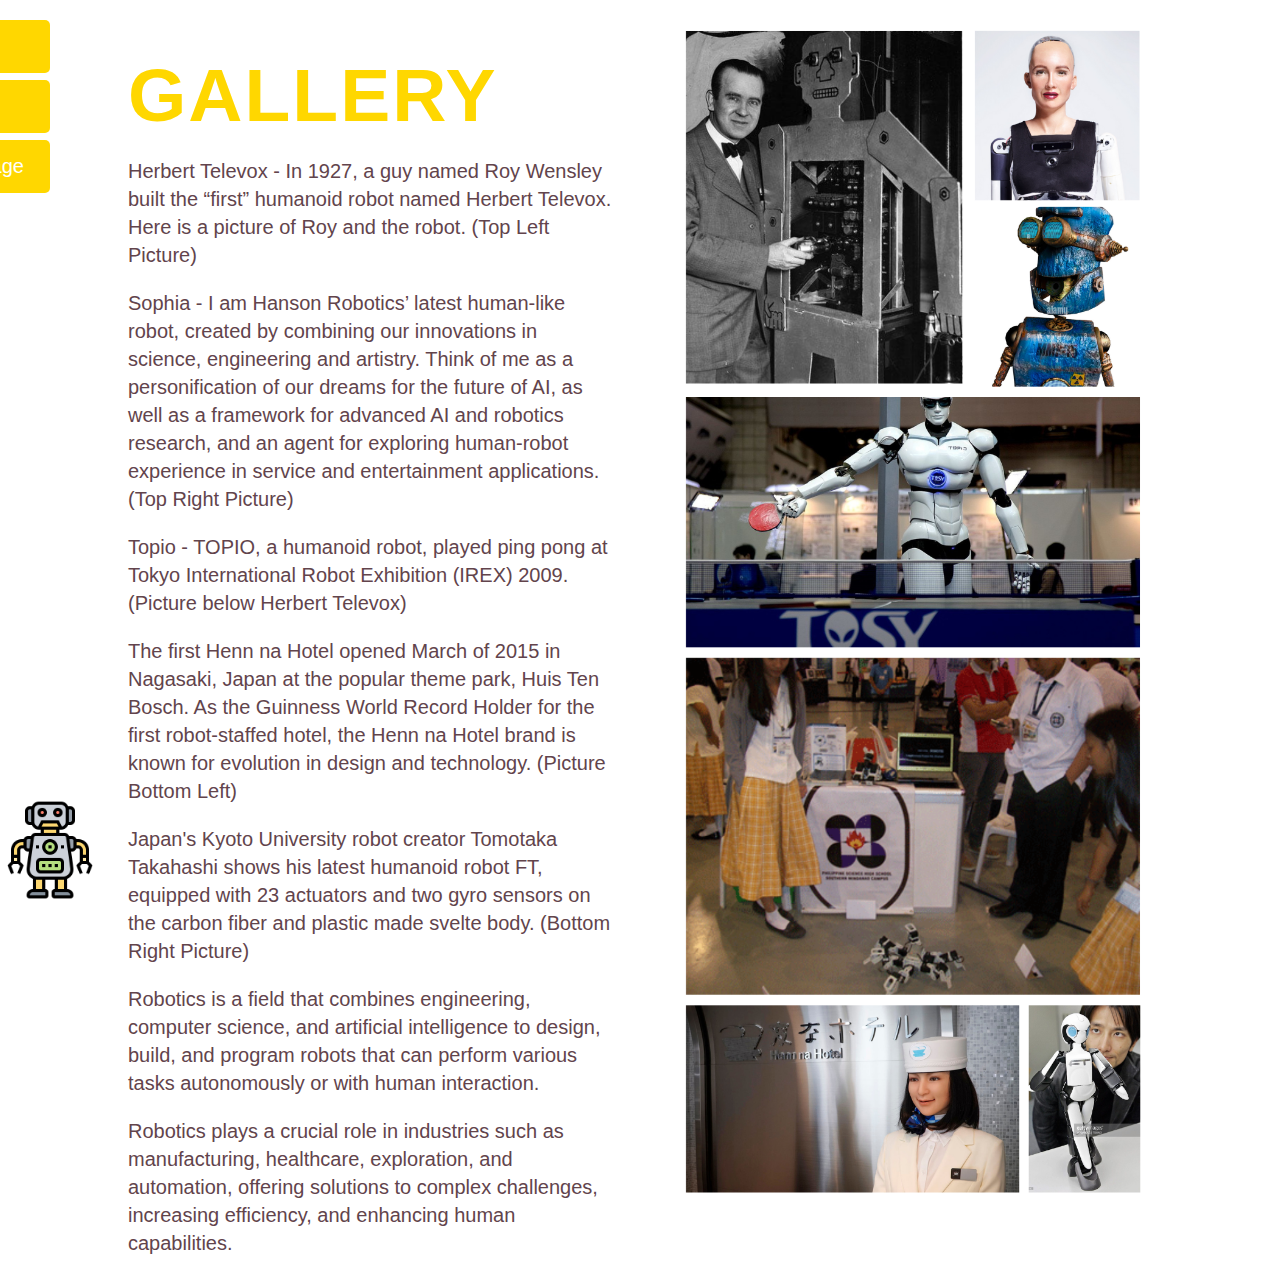
<file: gallery.html>
<!DOCTYPE html>
<html>
<head>
  <meta charset="utf-8" />
  <title>Gallery</title>
  <link rel="icon" href="robot.png" type="image/x-icon">
  <link rel="stylesheet" href="origin.css">
 <style>
        .robot {
            position: fixed;
            bottom: 0;
            left: 0;
            width: 100px;
            transition: transform 3s linear;
            z-index: 9999;
        }
    </style>
    <script>
        window.addEventListener('DOMContentLoaded', (event) => {
            const robot = document.querySelector('.robot');
            let isDragging = false;
            let offsetX = 0;
            let offsetY = 0;

            robot.addEventListener('mousedown', (event) => {
                isDragging = true;
                offsetX = event.offsetX;
                offsetY = event.offsetY;
            });

            document.addEventListener('mouseup', () => {
                isDragging = false;
            });

            document.addEventListener('mousemove', (event) => {
                if (isDragging) {
                    robot.style.left = `${event.pageX - offsetX}px`;
                    robot.style.top = `${event.pageY - offsetY}px`;
                }
            });

            setInterval(() => {
                robot.style.transform = 'translateX(100%)';
                setTimeout(() => {
                    robot.style.transform = 'translateX(-100%)';
                }, 3000);
            }, 6000);
        });
    </script>  
</head>
<body>
  <div id="mySidenav" class="sidenav">
    <a href="index.html" id="about">Home</a>
    <a href="origin.html" id="blog">Origins</a>
    <a href="language.html" id="projects">Language</a>
  </div>

  <div class="container">
    <div class="text-container">
      <br><br><br>
      <h1>GALLERY</h1>
    <p>Herbert Televox - In 1927, a guy named Roy Wensley built the “first” humanoid robot named Herbert Televox. Here is a picture of Roy and the robot. (Top Left Picture)</p>
	<p>Sophia - I am Hanson Robotics’ latest human-like robot, created by combining our innovations in science, engineering and artistry. Think of me as a personification of our dreams for the future of AI, as well as a framework for advanced AI and robotics research, and an agent for exploring human-robot experience in service and entertainment applications. (Top Right Picture)</p>
	<p>Topio - TOPIO, a humanoid robot, played ping pong at Tokyo International Robot Exhibition (IREX) 2009. (Picture below Herbert Televox)</p>
	<p>The first Henn na Hotel opened March of 2015 in Nagasaki, Japan at the popular theme park, Huis Ten Bosch. As the Guinness World Record Holder for the first robot-staffed hotel, the Henn na Hotel brand is known for evolution in design and technology. (Picture Bottom Left)</p>
	<p>Japan's Kyoto University robot creator Tomotaka Takahashi shows his latest humanoid robot FT, equipped with 23 actuators and two gyro sensors on the carbon fiber and plastic made svelte body. (Bottom Right Picture)</p>
	<p>Robotics is a field that combines engineering, computer science, and artificial intelligence to design, build, and program robots that can perform various tasks autonomously or with human interaction.</p>
	<p>Robotics plays a crucial role in industries such as manufacturing, healthcare, exploration, and automation, offering solutions to complex challenges, increasing efficiency, and enhancing human capabilities.</p>
    </div>

    <div class="image-container">
      <img src="robotgallery.png" alt="Image 1">
    </div>
  </div>
   </div>
    <img class="robot" src="robot.png" alt="Robot">
</body>
</html>
</file>
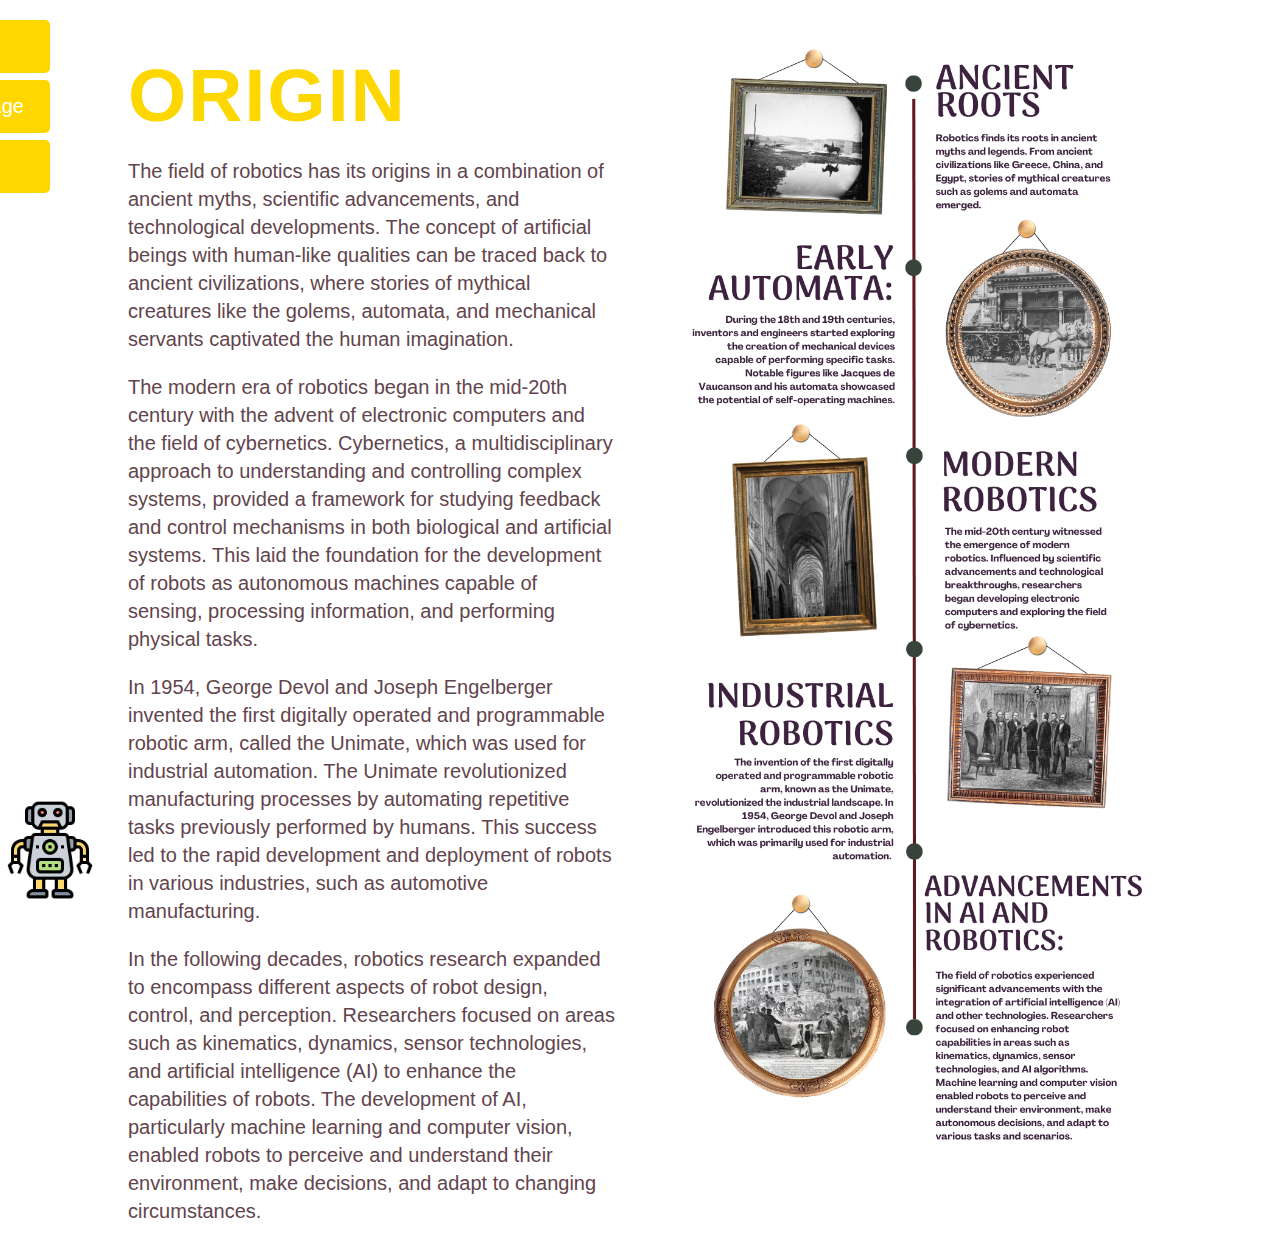
<file: origin.html>
<!DOCTYPE html>
<html>
<head>
  <meta charset="utf-8" />
  <title>Origins</title>
  <link rel="icon" href="robot.png" type="image/x-icon">
  <link rel="stylesheet" href="origin.css"> 
   <style>
        .robot {
            position: fixed;
            bottom: 0;
            left: 0;
            width: 100px;
            transition: transform 3s linear;
            z-index: 9999;
        }
    </style>
    <script>
        window.addEventListener('DOMContentLoaded', (event) => {
            const robot = document.querySelector('.robot');
            let isDragging = false;
            let offsetX = 0;
            let offsetY = 0;

            robot.addEventListener('mousedown', (event) => {
                isDragging = true;
                offsetX = event.offsetX;
                offsetY = event.offsetY;
            });

            document.addEventListener('mouseup', () => {
                isDragging = false;
            });

            document.addEventListener('mousemove', (event) => {
                if (isDragging) {
                    robot.style.left = `${event.pageX - offsetX}px`;
                    robot.style.top = `${event.pageY - offsetY}px`;
                }
            });

            setInterval(() => {
                robot.style.transform = 'translateX(100%)';
                setTimeout(() => {
                    robot.style.transform = 'translateX(-100%)';
                }, 3000);
            }, 6000);
        });
    </script>
</head>
<body>
  <div id="mySidenav" class="sidenav">
    <a href="index.html" id="about">Home</a>
    <a href="language.html" id="blog">Language</a>
    <a href="gallery.html" id="projects">Gallery</a>
  </div>

  <div class="container">
    <div class="text-container">
      <br><br><br>
      <h1>ORIGIN</h1>
      <p>The field of robotics has its origins in a combination of ancient myths, scientific advancements, and technological developments. The concept of artificial beings with human-like qualities can be traced back to ancient civilizations, where stories of mythical creatures like the golems, automata, and mechanical servants captivated the human imagination.</p>
      <p>The modern era of robotics began in the mid-20th century with the advent of electronic computers and the field of cybernetics. Cybernetics, a multidisciplinary approach to understanding and controlling complex systems, provided a framework for studying feedback and control mechanisms in both biological and artificial systems. This laid the foundation for the development of robots as autonomous machines capable of sensing, processing information, and performing physical tasks.</p>
      <p>In 1954, George Devol and Joseph Engelberger invented the first digitally operated and programmable robotic arm, called the Unimate, which was used for industrial automation. The Unimate revolutionized manufacturing processes by automating repetitive tasks previously performed by humans. This success led to the rapid development and deployment of robots in various industries, such as automotive manufacturing.</p>
      <p>In the following decades, robotics research expanded to encompass different aspects of robot design, control, and perception. Researchers focused on areas such as kinematics, dynamics, sensor technologies, and artificial intelligence (AI) to enhance the capabilities of robots. The development of AI, particularly machine learning and computer vision, enabled robots to perceive and understand their environment, make decisions, and adapt to changing circumstances.</p>

    </div>

    <div class="image-container">
      <img src="Ancient Roots.png" alt="Image 1">
    </div>
  </div>

    <img class="robot" src="robot.png" alt="Robot">
</body>
</html>
</file>
<file: origin.css>
body {
  margin: 0;
  font-family: "Coolvetica", sans-serif, "Soka Ultrabold", sans-serif;
  background-color: white;
  display: flex;
  align-items: center;
  justify-content: center;
  min-height: 100vh;
}

.text-container {
  width: 50%;
  color: gold;
  margin-right: 50px;
}

.text-container h1 {
  font-family: "Soka Ultrabold", sans-serif;
  font-size: 75px;
  letter-spacing: 2px;
  line-height: 1.1;
  margin: 0;
}

.text-container p {
  color: #62444c;
  font-size: 20px;
  line-height: 1.4;
}

.slideshow-container {
  width: 50%;
}

.mySlides {
  display: none;
  max-width: 100%;
  height: auto;
}

.fade {
  animation: fade 3s infinite;
}

@keyframes fade {
  0% {
    opacity: 0;
  }
  20% {
    opacity: 1;
  }
  80% {
    opacity: 1;
  }
  100% {
    opacity: 0;
  }
}

#mySidenav a {
  position: absolute;
  left: -80px;
  transition: 0.3s;
  padding: 15px;
  width: 100px;
  text-decoration: none;
  font-size: 20px;
  color: white;
  border-radius: 0 5px 5px 0;
}

#mySidenav a:hover {
  left: 0;
}

#about {
  top: 20px;
  background-color: gold; /* Change background color to gold */
}

#blog {
  top: 80px;
  background-color: gold; /* Change background color to gold */
}

#projects {
  top: 140px;
  background-color: gold; /* Change background color to gold */
}

.container {
  display: flex;
  align-items: flex-start;
  justify-content: center;
  width: 80%;
}

.text-container {
  width: 50%;
  color: gold;
  margin-right: 50px;
}

.text-container h1 {
  font-family: "Soka Ultrabold", sans-serif;
  font-size: 75px;
  letter-spacing: 2px;
  line-height: 1.1;
  margin: 0;
}

.text-container p {
  color: #62444c;
  font-size: 20px;
  line-height: 1.4;
}

.image-container {
  width: 50%;
  display: flex;
  justify-content: flex-end;
}

.image-container img {
  max-width: 100%;
  height: auto;
}

.slideshow-container {
  display: none;
}
</file>
